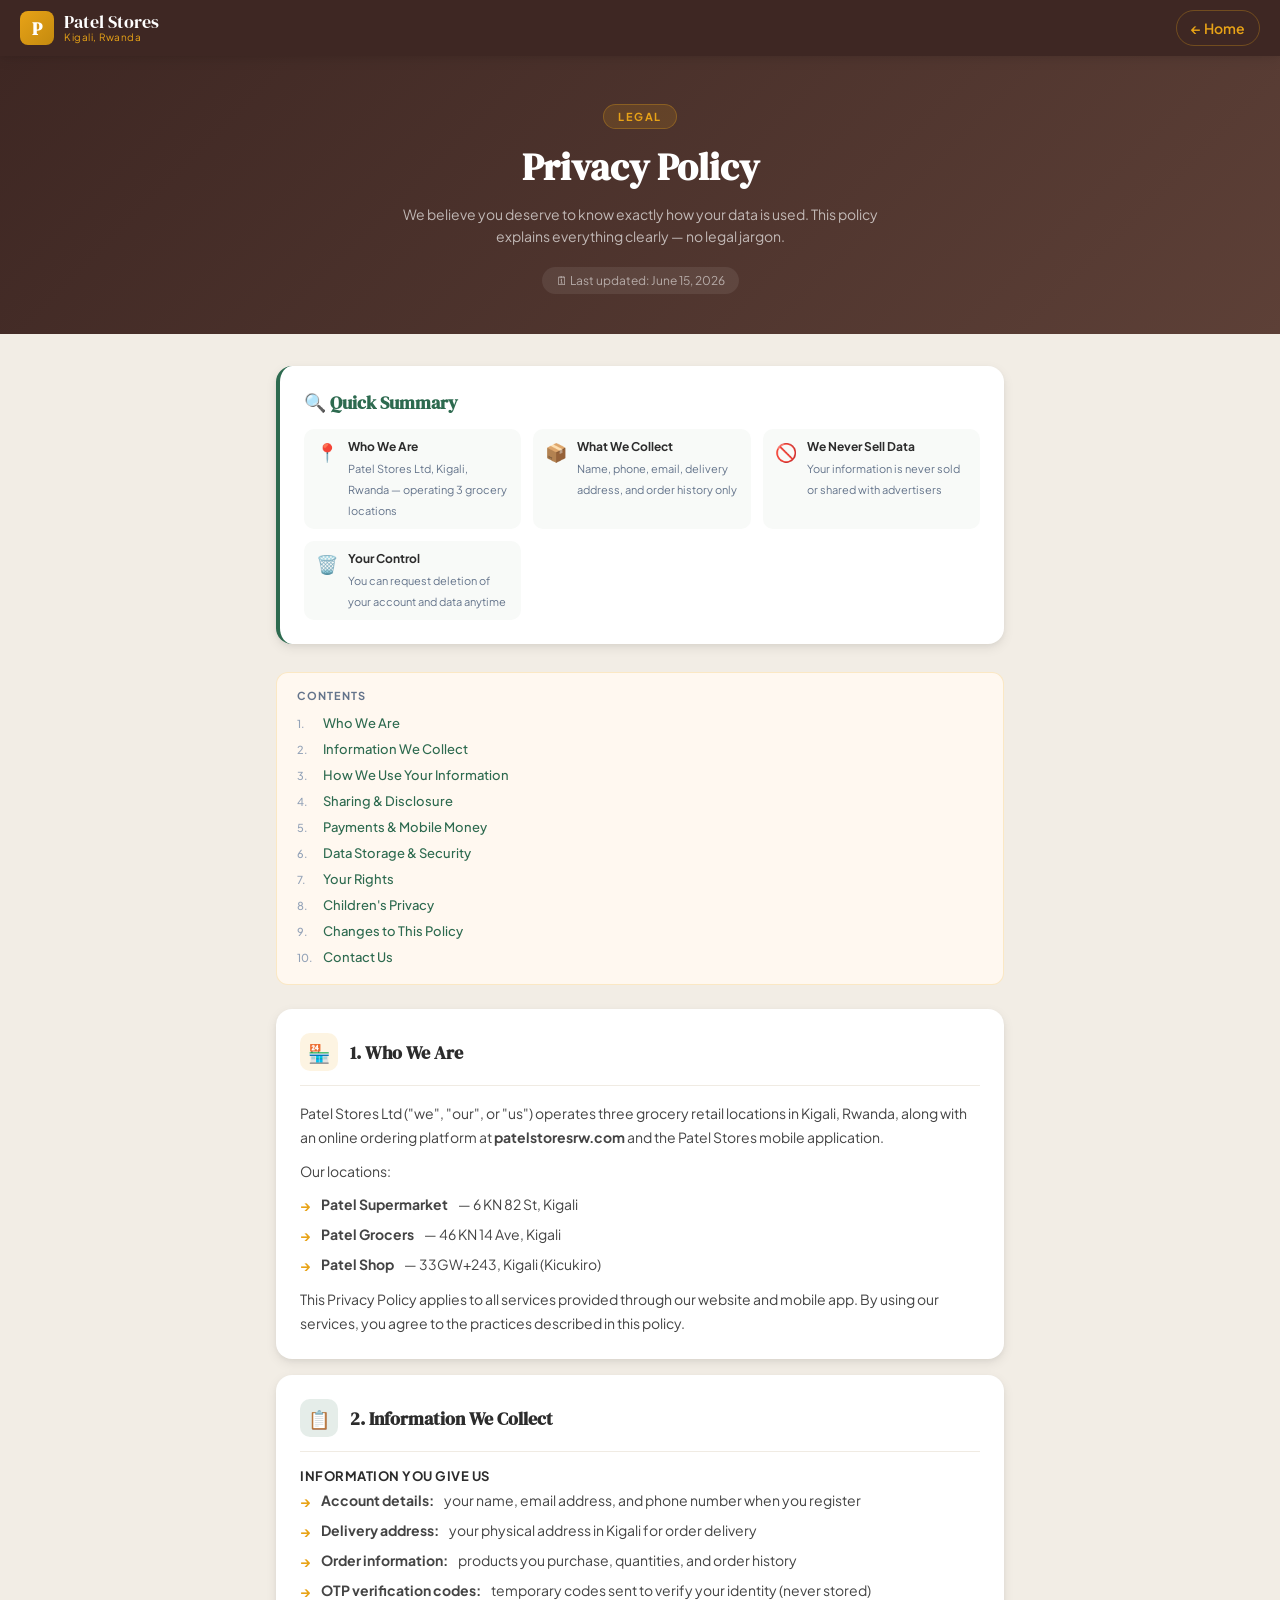
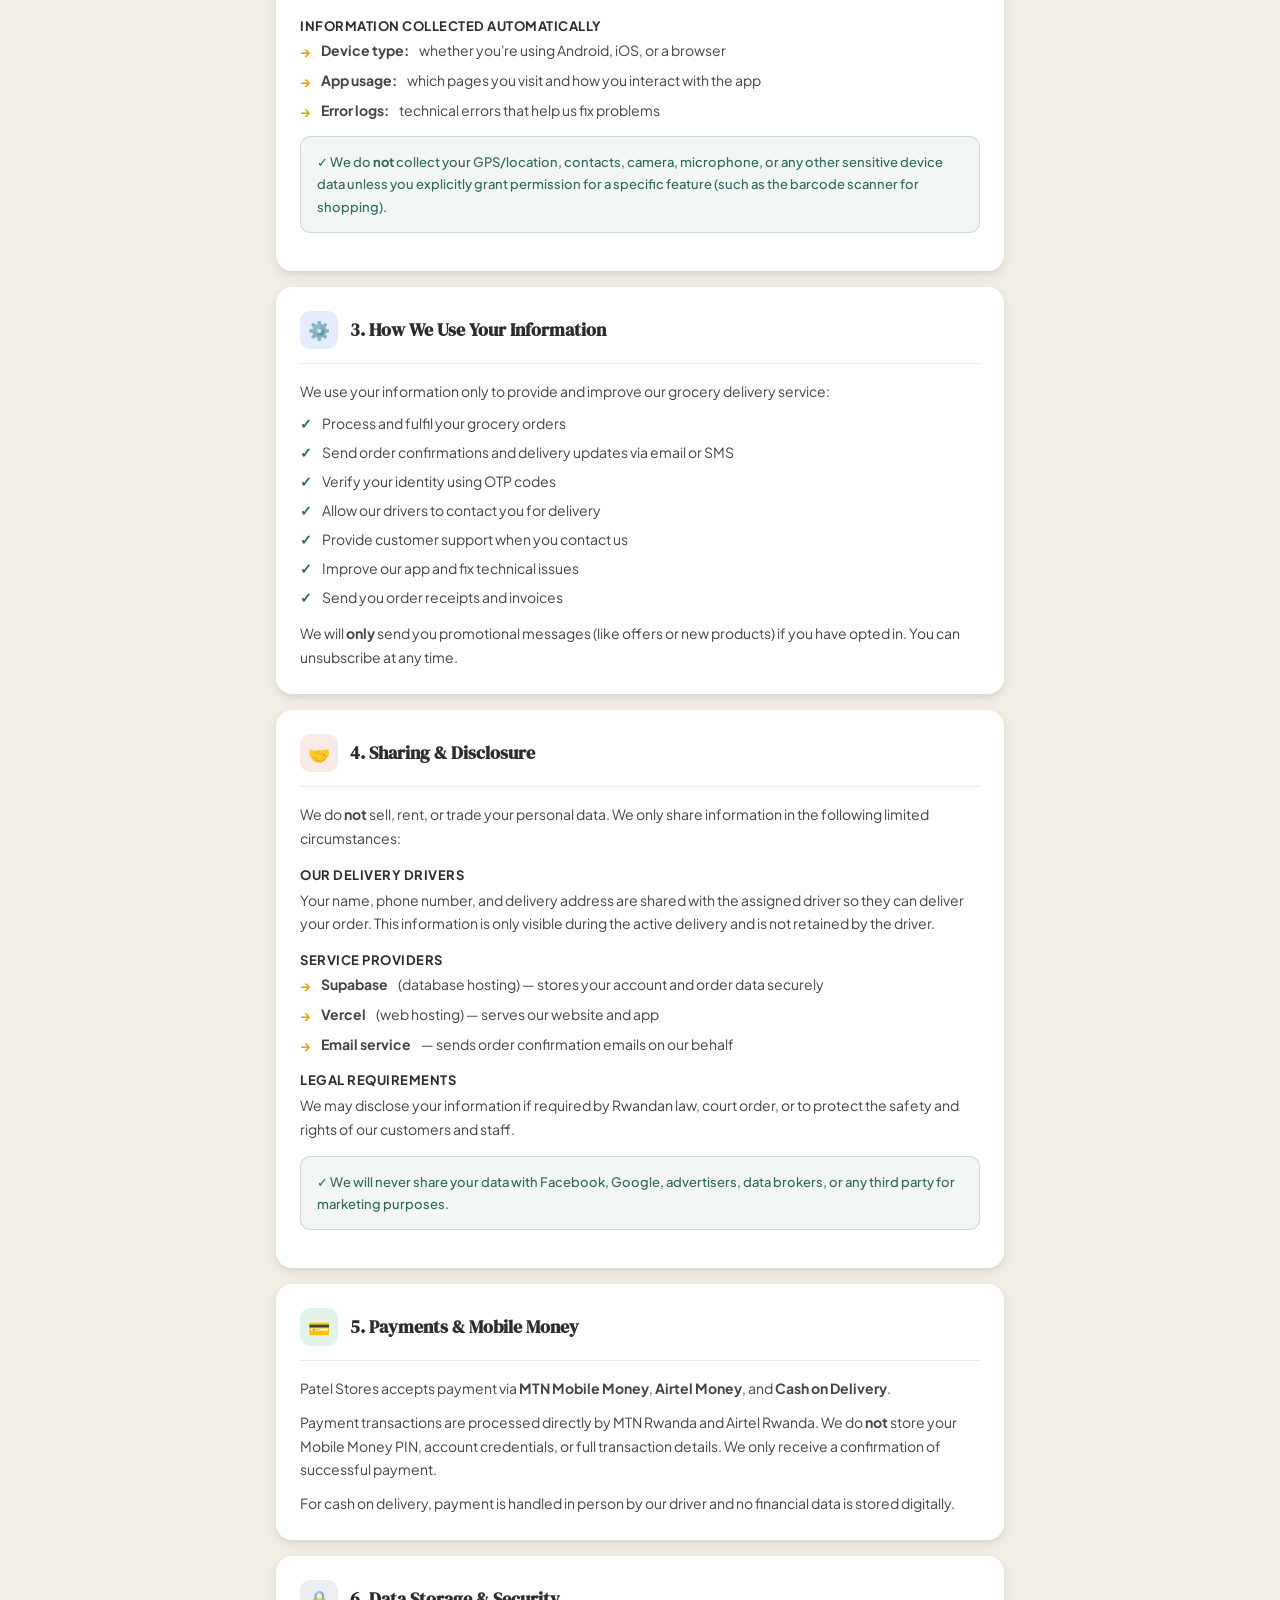
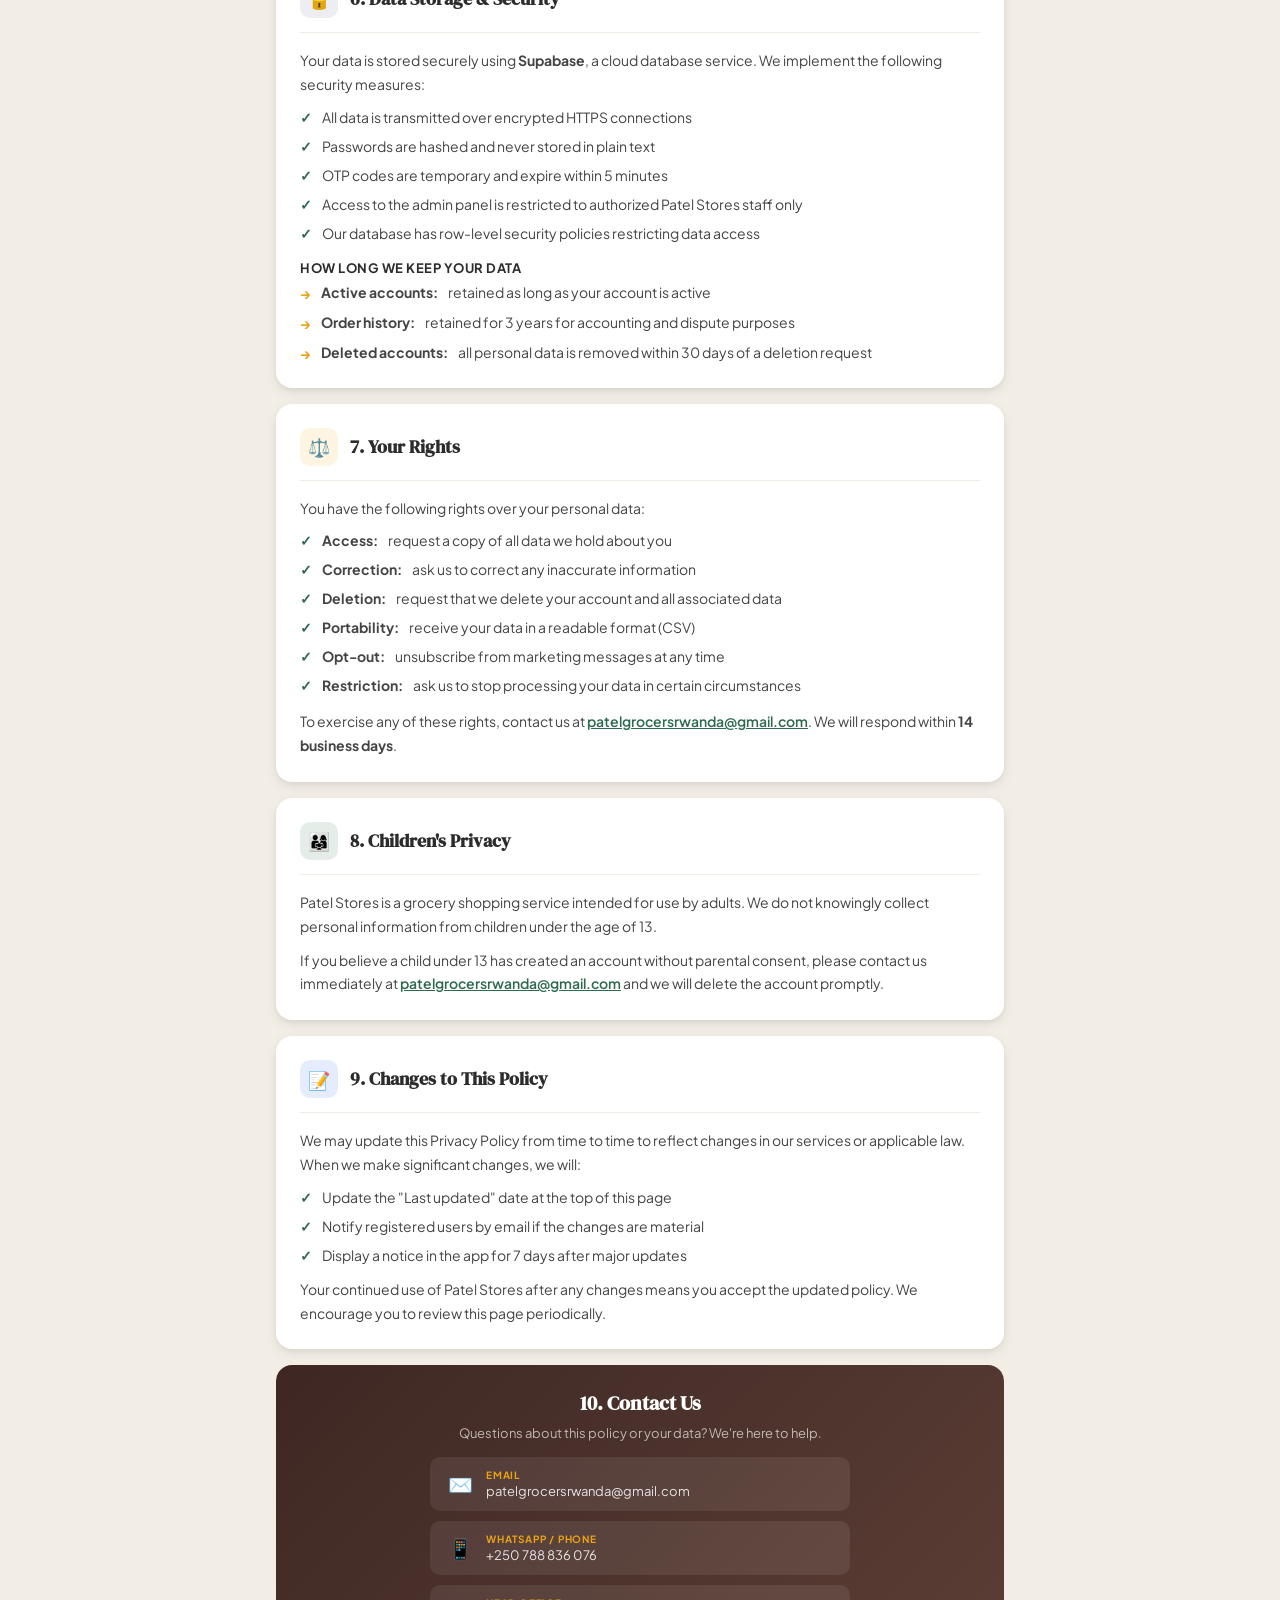
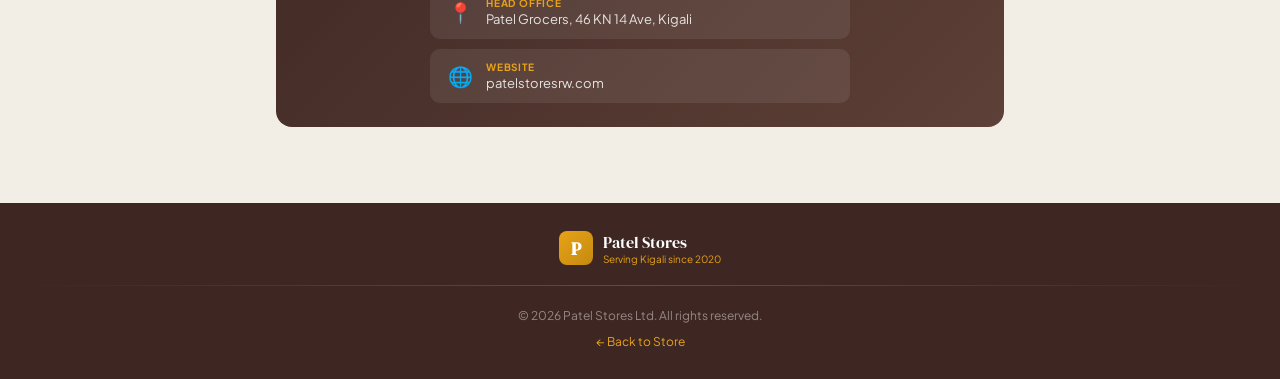
<file: privacy.html>
<!DOCTYPE html>
<html lang="en">
<head>
    <meta charset="UTF-8">
    <meta name="viewport" content="width=device-width, initial-scale=1.0, viewport-fit=cover">
    <title>Privacy Policy — Patel Stores</title>

    <!-- PWA Meta -->
    <meta name="theme-color" content="#E8A317">
    <meta name="description" content="Privacy Policy for Patel Stores — Kigali, Rwanda">
    <meta name="mobile-web-app-capable" content="yes">

    <!-- iOS PWA Meta -->
    <meta name="apple-mobile-web-app-capable" content="yes">
    <meta name="apple-mobile-web-app-status-bar-style" content="black-translucent">
    <meta name="apple-mobile-web-app-title" content="Patel Stores">
    <link rel="apple-touch-icon" href="icons/apple-touch-icon.png">
    <link rel="manifest" href="manifest.json">
    <link rel="icon" type="image/png" sizes="32x32" href="icons/icon-96x96.png">

    <link rel="preconnect" href="https://fonts.googleapis.com">
    <link href="https://fonts.googleapis.com/css2?family=DM+Serif+Display:ital@0;1&family=Plus+Jakarta+Sans:wght@300;400;500;600;700;800&display=swap" rel="stylesheet">

    <style>
        :root {
            --saffron: #E8A317;
            --saffron-dark: #C48A0F;
            --forest: #2D6A4F;
            --forest-light: #40916C;
            --cream: #FFF8F0;
            --coffee: #3E2723;
            --charcoal: #2C2C2C;
            --slate: #64748B;
            --light-slate: #94A3B8;
            --white: #FFFFFF;
            --font-display: 'DM Serif Display', serif;
            --font-body: 'Plus Jakarta Sans', sans-serif;
            --shadow-md: 0 4px 12px rgba(0,0,0,0.08), 0 2px 4px rgba(0,0,0,0.04);
        }

        *, *::before, *::after { box-sizing: border-box; margin: 0; padding: 0; }
        html { scroll-behavior: smooth; -webkit-text-size-adjust: 100%; }

        body {
            font-family: var(--font-body);
            background: #f2ede5;
            color: var(--charcoal);
            min-height: 100vh;
        }

        /* ── NAV ── */
        .nav {
            background: var(--coffee);
            padding: 0 20px;
            height: 56px;
            display: flex;
            align-items: center;
            justify-content: space-between;
            position: sticky;
            top: 0;
            z-index: 100;
            box-shadow: var(--shadow-md);
        }

        .nav-brand {
            display: flex;
            align-items: center;
            gap: 10px;
            text-decoration: none;
        }

        .logo-mark {
            width: 34px;
            height: 34px;
            background: linear-gradient(135deg, var(--saffron), var(--saffron-dark));
            border-radius: 8px;
            display: flex;
            align-items: center;
            justify-content: center;
            font-family: var(--font-display);
            font-size: 18px;
            color: var(--white);
            font-weight: 700;
            flex-shrink: 0;
        }

        .nav-name {
            font-family: var(--font-display);
            font-size: 18px;
            color: var(--white);
            line-height: 1;
        }

        .nav-sub {
            font-size: 10px;
            color: var(--saffron);
            letter-spacing: 0.5px;
        }

        .nav-back {
            display: flex;
            align-items: center;
            gap: 6px;
            color: var(--saffron);
            text-decoration: none;
            font-size: 14px;
            font-weight: 600;
            padding: 8px 14px;
            border-radius: 20px;
            border: 1px solid rgba(232,163,23,0.3);
            transition: background 0.2s;
        }

        .nav-back:hover { background: rgba(232,163,23,0.1); }

        /* ── HERO ── */
        .hero {
            background: linear-gradient(135deg, var(--coffee) 0%, #5D4037 100%);
            padding: 48px 20px 40px;
            text-align: center;
        }

        .hero-badge {
            display: inline-block;
            background: rgba(232,163,23,0.15);
            border: 1px solid rgba(232,163,23,0.3);
            color: var(--saffron);
            font-size: 11px;
            font-weight: 700;
            letter-spacing: 1.5px;
            text-transform: uppercase;
            padding: 5px 14px;
            border-radius: 20px;
            margin-bottom: 16px;
        }

        .hero h1 {
            font-family: var(--font-display);
            font-size: clamp(26px, 5vw, 38px);
            color: var(--white);
            margin-bottom: 12px;
            line-height: 1.2;
        }

        .hero p {
            color: rgba(255,255,255,0.65);
            font-size: 14px;
            max-width: 480px;
            margin: 0 auto 20px;
            line-height: 1.6;
        }

        .hero-meta {
            display: inline-flex;
            align-items: center;
            gap: 6px;
            background: rgba(255,255,255,0.08);
            padding: 6px 14px;
            border-radius: 20px;
            font-size: 12px;
            color: rgba(255,255,255,0.55);
        }

        /* ── MAIN CONTENT ── */
        .content-wrap {
            max-width: 760px;
            margin: 0 auto;
            padding: 32px 16px 60px;
        }

        /* ── QUICK SUMMARY CARD ── */
        .summary-card {
            background: var(--white);
            border-radius: 16px;
            padding: 24px;
            margin-bottom: 28px;
            box-shadow: var(--shadow-md);
            border-left: 4px solid var(--forest);
        }

        .summary-card h2 {
            font-family: var(--font-display);
            font-size: 18px;
            color: var(--forest);
            margin-bottom: 14px;
            display: flex;
            align-items: center;
            gap: 8px;
        }

        .summary-grid {
            display: grid;
            grid-template-columns: repeat(auto-fit, minmax(200px, 1fr));
            gap: 12px;
        }

        .summary-item {
            display: flex;
            align-items: flex-start;
            gap: 10px;
            padding: 10px 12px;
            background: #f8faf8;
            border-radius: 10px;
        }

        .summary-icon {
            font-size: 18px;
            flex-shrink: 0;
            margin-top: 1px;
        }

        .summary-item strong {
            display: block;
            font-size: 12px;
            font-weight: 700;
            color: var(--charcoal);
            margin-bottom: 2px;
        }

        .summary-item span {
            font-size: 11px;
            color: var(--slate);
            line-height: 1.4;
        }

        /* ── SECTIONS ── */
        .section {
            background: var(--white);
            border-radius: 16px;
            padding: 24px;
            margin-bottom: 16px;
            box-shadow: var(--shadow-md);
        }

        .section-header {
            display: flex;
            align-items: center;
            gap: 12px;
            margin-bottom: 16px;
            padding-bottom: 14px;
            border-bottom: 1px solid #f0ebe3;
        }

        .section-icon {
            width: 38px;
            height: 38px;
            border-radius: 10px;
            display: flex;
            align-items: center;
            justify-content: center;
            font-size: 18px;
            flex-shrink: 0;
        }

        .icon-saffron { background: rgba(232,163,23,0.12); }
        .icon-forest  { background: rgba(45,106,79,0.12); }
        .icon-terra   { background: rgba(193,81,46,0.12); }
        .icon-blue    { background: rgba(37,99,235,0.12); }
        .icon-slate   { background: rgba(100,116,139,0.12); }
        .icon-green   { background: rgba(22,163,74,0.12); }

        .section h2 {
            font-family: var(--font-display);
            font-size: 18px;
            color: var(--charcoal);
            line-height: 1.2;
        }

        .section h3 {
            font-size: 13px;
            font-weight: 700;
            color: var(--charcoal);
            margin: 16px 0 6px;
            text-transform: uppercase;
            letter-spacing: 0.5px;
        }

        .section p {
            font-size: 14px;
            color: #444;
            line-height: 1.7;
            margin-bottom: 10px;
        }

        .section p:last-child { margin-bottom: 0; }

        .data-list {
            list-style: none;
            display: flex;
            flex-direction: column;
            gap: 8px;
        }

        .data-list li {
            display: flex;
            align-items: flex-start;
            gap: 10px;
            font-size: 14px;
            color: #444;
            line-height: 1.5;
        }

        .data-list li::before {
            content: "→";
            color: var(--saffron);
            font-weight: 700;
            flex-shrink: 0;
            margin-top: 1px;
        }

        .check-list {
            list-style: none;
            display: flex;
            flex-direction: column;
            gap: 8px;
        }

        .check-list li {
            display: flex;
            align-items: flex-start;
            gap: 10px;
            font-size: 14px;
            color: #444;
            line-height: 1.5;
        }

        .check-list li::before {
            content: "✓";
            color: var(--forest);
            font-weight: 700;
            flex-shrink: 0;
        }

        /* ── HIGHLIGHT BOX ── */
        .highlight-box {
            background: rgba(45,106,79,0.06);
            border: 1px solid rgba(45,106,79,0.2);
            border-radius: 10px;
            padding: 14px 16px;
            margin: 14px 0;
        }

        .highlight-box p {
            font-size: 13px;
            color: var(--forest);
            margin: 0;
            font-weight: 500;
        }

        /* ── CONTACT CARD ── */
        .contact-card {
            background: linear-gradient(135deg, var(--coffee) 0%, #5D4037 100%);
            border-radius: 16px;
            padding: 24px;
            margin-bottom: 16px;
        }

        .contact-card h2 {
            font-family: var(--font-display);
            font-size: 20px;
            color: var(--white);
            margin-bottom: 8px;
            text-align: center;
        }

        .contact-card > p {
            font-size: 13px;
            color: rgba(255,255,255,0.65);
            margin-bottom: 16px;
            text-align: center;
        }

        .contact-methods {
            display: flex;
            flex-direction: column;
            gap: 10px;
            max-width: 420px;
            margin: 0 auto;
        }

        .contact-row {
            display: flex;
            align-items: center;
            gap: 12px;
            background: rgba(255,255,255,0.08);
            border-radius: 10px;
            padding: 12px 16px;
            text-align: left;
        }

        .contact-row span:first-child {
            font-size: 20px;
            flex-shrink: 0;
            width: 28px;
            text-align: center;
        }

        .contact-row-text {
            display: flex;
            flex-direction: column;
            gap: 2px;
            min-width: 0;
        }

        .contact-row-text strong {
            display: block;
            font-size: 10px;
            font-weight: 700;
            color: var(--saffron);
            text-transform: uppercase;
            letter-spacing: 0.8px;
        }

        .contact-row-text a,
        .contact-row-text span:last-child {
            font-size: 13px;
            color: rgba(255,255,255,0.85);
            text-decoration: none;
            word-break: break-all;
        }

        .contact-row-text a:hover { color: var(--saffron); }

        /* ── FOOTER ── */
        .page-footer {
            background: var(--coffee);
            padding: 28px 20px;
            text-align: center;
        }

        .footer-brand-row {
            display: flex;
            align-items: center;
            justify-content: center;
            gap: 10px;
            margin-bottom: 10px;
        }

        .page-footer p {
            font-size: 12px;
            color: rgba(255,255,255,0.45);
            line-height: 1.6;
        }

        .page-footer a {
            color: var(--saffron);
            text-decoration: none;
        }

        .divider {
            height: 1px;
            background: linear-gradient(90deg, transparent, rgba(232,163,23,0.3), transparent);
            margin: 20px 0;
        }

        /* ── TOC ── */
        .toc {
            background: var(--cream);
            border-radius: 12px;
            padding: 16px 20px;
            margin-bottom: 24px;
            border: 1px solid rgba(232,163,23,0.2);
        }

        .toc h3 {
            font-size: 11px;
            font-weight: 700;
            color: var(--slate);
            text-transform: uppercase;
            letter-spacing: 1px;
            margin-bottom: 10px;
        }

        .toc-list {
            list-style: none;
            display: flex;
            flex-direction: column;
            gap: 4px;
        }

        .toc-list li a {
            font-size: 13px;
            color: var(--forest);
            text-decoration: none;
            font-weight: 500;
            display: flex;
            align-items: center;
            gap: 8px;
            padding: 3px 0;
        }

        .toc-list li a:hover { color: var(--saffron-dark); }
        .toc-num { font-size: 11px; color: var(--light-slate); min-width: 18px; }

        @media (max-width: 480px) {
            .summary-grid { grid-template-columns: 1fr 1fr; }
            .hero { padding: 36px 16px 32px; }
        }
    </style>
</head>
<body>

    <!-- NAV -->
    <nav class="nav">
        <a href="index.html" class="nav-brand">
            <div class="logo-mark">P</div>
            <div>
                <div class="nav-name">Patel Stores</div>
                <div class="nav-sub">Kigali, Rwanda</div>
            </div>
        </a>
        <a href="index.html" class="nav-back">← Home</a>
    </nav>

    <!-- HERO -->
    <div class="hero">
        <div class="hero-badge">Legal</div>
        <h1>Privacy Policy</h1>
        <p>We believe you deserve to know exactly how your data is used. This policy explains everything clearly — no legal jargon.</p>
        <div class="hero-meta">🗓 Last updated: June 15, 2026</div>
    </div>

    <!-- CONTENT -->
    <div class="content-wrap">

        <!-- QUICK SUMMARY -->
        <div class="summary-card">
            <h2>🔍 Quick Summary</h2>
            <div class="summary-grid">
                <div class="summary-item">
                    <div class="summary-icon">📍</div>
                    <div>
                        <strong>Who We Are</strong>
                        <span>Patel Stores Ltd, Kigali, Rwanda — operating 3 grocery locations</span>
                    </div>
                </div>
                <div class="summary-item">
                    <div class="summary-icon">📦</div>
                    <div>
                        <strong>What We Collect</strong>
                        <span>Name, phone, email, delivery address, and order history only</span>
                    </div>
                </div>
                <div class="summary-item">
                    <div class="summary-icon">🚫</div>
                    <div>
                        <strong>We Never Sell Data</strong>
                        <span>Your information is never sold or shared with advertisers</span>
                    </div>
                </div>
                <div class="summary-item">
                    <div class="summary-icon">🗑️</div>
                    <div>
                        <strong>Your Control</strong>
                        <span>You can request deletion of your account and data anytime</span>
                    </div>
                </div>
            </div>
        </div>

        <!-- TABLE OF CONTENTS -->
        <div class="toc">
            <h3>Contents</h3>
            <ul class="toc-list">
                <li><a href="#who-we-are"><span class="toc-num">1.</span> Who We Are</a></li>
                <li><a href="#what-we-collect"><span class="toc-num">2.</span> Information We Collect</a></li>
                <li><a href="#how-we-use"><span class="toc-num">3.</span> How We Use Your Information</a></li>
                <li><a href="#sharing"><span class="toc-num">4.</span> Sharing &amp; Disclosure</a></li>
                <li><a href="#payments"><span class="toc-num">5.</span> Payments &amp; Mobile Money</a></li>
                <li><a href="#storage"><span class="toc-num">6.</span> Data Storage &amp; Security</a></li>
                <li><a href="#your-rights"><span class="toc-num">7.</span> Your Rights</a></li>
                <li><a href="#children"><span class="toc-num">8.</span> Children's Privacy</a></li>
                <li><a href="#changes"><span class="toc-num">9.</span> Changes to This Policy</a></li>
                <li><a href="#contact"><span class="toc-num">10.</span> Contact Us</a></li>
            </ul>
        </div>

        <!-- 1. WHO WE ARE -->
        <div class="section" id="who-we-are">
            <div class="section-header">
                <div class="section-icon icon-saffron">🏪</div>
                <h2>1. Who We Are</h2>
            </div>
            <p>Patel Stores Ltd ("we", "our", or "us") operates three grocery retail locations in Kigali, Rwanda, along with an online ordering platform at <strong>patelstoresrw.com</strong> and the Patel Stores mobile application.</p>
            <p>Our locations:</p>
            <ul class="data-list">
                <li><strong>Patel Supermarket</strong> — 6 KN 82 St, Kigali</li>
                <li><strong>Patel Grocers</strong> — 46 KN 14 Ave, Kigali</li>
                <li><strong>Patel Shop</strong> — 33GW+243, Kigali (Kicukiro)</li>
            </ul>
            <p style="margin-top:12px;">This Privacy Policy applies to all services provided through our website and mobile app. By using our services, you agree to the practices described in this policy.</p>
        </div>

        <!-- 2. WHAT WE COLLECT -->
        <div class="section" id="what-we-collect">
            <div class="section-header">
                <div class="section-icon icon-forest">📋</div>
                <h2>2. Information We Collect</h2>
            </div>

            <h3>Information You Give Us</h3>
            <ul class="data-list">
                <li><strong>Account details:</strong> your name, email address, and phone number when you register</li>
                <li><strong>Delivery address:</strong> your physical address in Kigali for order delivery</li>
                <li><strong>Order information:</strong> products you purchase, quantities, and order history</li>
                <li><strong>OTP verification codes:</strong> temporary codes sent to verify your identity (never stored)</li>
            </ul>

            <h3>Information Collected Automatically</h3>
            <ul class="data-list">
                <li><strong>Device type:</strong> whether you're using Android, iOS, or a browser</li>
                <li><strong>App usage:</strong> which pages you visit and how you interact with the app</li>
                <li><strong>Error logs:</strong> technical errors that help us fix problems</li>
            </ul>

            <div class="highlight-box">
                <p>✓ We do <strong>not</strong> collect your GPS/location, contacts, camera, microphone, or any other sensitive device data unless you explicitly grant permission for a specific feature (such as the barcode scanner for shopping).</p>
            </div>
        </div>

        <!-- 3. HOW WE USE -->
        <div class="section" id="how-we-use">
            <div class="section-header">
                <div class="section-icon icon-blue">⚙️</div>
                <h2>3. How We Use Your Information</h2>
            </div>
            <p>We use your information only to provide and improve our grocery delivery service:</p>
            <ul class="check-list">
                <li>Process and fulfil your grocery orders</li>
                <li>Send order confirmations and delivery updates via email or SMS</li>
                <li>Verify your identity using OTP codes</li>
                <li>Allow our drivers to contact you for delivery</li>
                <li>Provide customer support when you contact us</li>
                <li>Improve our app and fix technical issues</li>
                <li>Send you order receipts and invoices</li>
            </ul>
            <p style="margin-top:14px;">We will <strong>only</strong> send you promotional messages (like offers or new products) if you have opted in. You can unsubscribe at any time.</p>
        </div>

        <!-- 4. SHARING -->
        <div class="section" id="sharing">
            <div class="section-header">
                <div class="section-icon icon-terra">🤝</div>
                <h2>4. Sharing &amp; Disclosure</h2>
            </div>
            <p>We do <strong>not</strong> sell, rent, or trade your personal data. We only share information in the following limited circumstances:</p>

            <h3>Our Delivery Drivers</h3>
            <p>Your name, phone number, and delivery address are shared with the assigned driver so they can deliver your order. This information is only visible during the active delivery and is not retained by the driver.</p>

            <h3>Service Providers</h3>
            <ul class="data-list">
                <li><strong>Supabase</strong> (database hosting) — stores your account and order data securely</li>
                <li><strong>Vercel</strong> (web hosting) — serves our website and app</li>
                <li><strong>Email service</strong> — sends order confirmation emails on our behalf</li>
            </ul>

            <h3>Legal Requirements</h3>
            <p>We may disclose your information if required by Rwandan law, court order, or to protect the safety and rights of our customers and staff.</p>

            <div class="highlight-box">
                <p>✓ We will never share your data with Facebook, Google, advertisers, data brokers, or any third party for marketing purposes.</p>
            </div>
        </div>

        <!-- 5. PAYMENTS -->
        <div class="section" id="payments">
            <div class="section-header">
                <div class="section-icon icon-green">💳</div>
                <h2>5. Payments &amp; Mobile Money</h2>
            </div>
            <p>Patel Stores accepts payment via <strong>MTN Mobile Money</strong>, <strong>Airtel Money</strong>, and <strong>Cash on Delivery</strong>.</p>
            <p>Payment transactions are processed directly by MTN Rwanda and Airtel Rwanda. We do <strong>not</strong> store your Mobile Money PIN, account credentials, or full transaction details. We only receive a confirmation of successful payment.</p>
            <p>For cash on delivery, payment is handled in person by our driver and no financial data is stored digitally.</p>
        </div>

        <!-- 6. STORAGE -->
        <div class="section" id="storage">
            <div class="section-header">
                <div class="section-icon icon-slate">🔒</div>
                <h2>6. Data Storage &amp; Security</h2>
            </div>
            <p>Your data is stored securely using <strong>Supabase</strong>, a cloud database service. We implement the following security measures:</p>
            <ul class="check-list">
                <li>All data is transmitted over encrypted HTTPS connections</li>
                <li>Passwords are hashed and never stored in plain text</li>
                <li>OTP codes are temporary and expire within 5 minutes</li>
                <li>Access to the admin panel is restricted to authorized Patel Stores staff only</li>
                <li>Our database has row-level security policies restricting data access</li>
            </ul>

            <h3>How Long We Keep Your Data</h3>
            <ul class="data-list">
                <li><strong>Active accounts:</strong> retained as long as your account is active</li>
                <li><strong>Order history:</strong> retained for 3 years for accounting and dispute purposes</li>
                <li><strong>Deleted accounts:</strong> all personal data is removed within 30 days of a deletion request</li>
            </ul>
        </div>

        <!-- 7. YOUR RIGHTS -->
        <div class="section" id="your-rights">
            <div class="section-header">
                <div class="section-icon icon-saffron">⚖️</div>
                <h2>7. Your Rights</h2>
            </div>
            <p>You have the following rights over your personal data:</p>
            <ul class="check-list">
                <li><strong>Access:</strong> request a copy of all data we hold about you</li>
                <li><strong>Correction:</strong> ask us to correct any inaccurate information</li>
                <li><strong>Deletion:</strong> request that we delete your account and all associated data</li>
                <li><strong>Portability:</strong> receive your data in a readable format (CSV)</li>
                <li><strong>Opt-out:</strong> unsubscribe from marketing messages at any time</li>
                <li><strong>Restriction:</strong> ask us to stop processing your data in certain circumstances</li>
            </ul>
            <p style="margin-top:14px;">To exercise any of these rights, contact us at <a href="mailto:patelgrocersrwanda@gmail.com" style="color:var(--forest);font-weight:600;">patelgrocersrwanda@gmail.com</a>. We will respond within <strong>14 business days</strong>.</p>
        </div>

        <!-- 8. CHILDREN -->
        <div class="section" id="children">
            <div class="section-header">
                <div class="section-icon icon-forest">👨‍👩‍👧</div>
                <h2>8. Children's Privacy</h2>
            </div>
            <p>Patel Stores is a grocery shopping service intended for use by adults. We do not knowingly collect personal information from children under the age of 13.</p>
            <p>If you believe a child under 13 has created an account without parental consent, please contact us immediately at <a href="mailto:patelgrocersrwanda@gmail.com" style="color:var(--forest);font-weight:600;">patelgrocersrwanda@gmail.com</a> and we will delete the account promptly.</p>
        </div>

        <!-- 9. CHANGES -->
        <div class="section" id="changes">
            <div class="section-header">
                <div class="section-icon icon-blue">📝</div>
                <h2>9. Changes to This Policy</h2>
            </div>
            <p>We may update this Privacy Policy from time to time to reflect changes in our services or applicable law. When we make significant changes, we will:</p>
            <ul class="check-list">
                <li>Update the "Last updated" date at the top of this page</li>
                <li>Notify registered users by email if the changes are material</li>
                <li>Display a notice in the app for 7 days after major updates</li>
            </ul>
            <p style="margin-top:12px;">Your continued use of Patel Stores after any changes means you accept the updated policy. We encourage you to review this page periodically.</p>
        </div>

        <!-- 10. CONTACT -->
        <div class="contact-card" id="contact">
            <h2>10. Contact Us</h2>
            <p>Questions about this policy or your data? We're here to help.</p>
            <div class="contact-methods">
                <div class="contact-row">
                    <span>✉️</span>
                    <div class="contact-row-text">
                        <strong>Email</strong>
                        <a href="mailto:patelgrocersrwanda@gmail.com">patelgrocersrwanda@gmail.com</a>
                    </div>
                </div>
                <div class="contact-row">
                    <span>📱</span>
                    <div class="contact-row-text">
                        <strong>WhatsApp / Phone</strong>
                        <span>+250 788 836 076</span>
                    </div>
                </div>
                <div class="contact-row">
                    <span>📍</span>
                    <div class="contact-row-text">
                        <strong>Head Office</strong>
                        <span>Patel Grocers, 46 KN 14 Ave, Kigali</span>
                    </div>
                </div>
                <div class="contact-row">
                    <span>🌐</span>
                    <div class="contact-row-text">
                        <strong>Website</strong>
                        <a href="https://patelstoresrw.com" style="text-align:left;">patelstoresrw.com</a>
                    </div>
                </div>
            </div>
        </div>

    </div>

    <!-- FOOTER -->
    <footer class="page-footer">
        <div class="footer-brand-row">
            <div class="logo-mark">P</div>
            <div style="text-align:left">
                <div style="font-family:'DM Serif Display',serif;font-size:16px;color:#fff">Patel Stores</div>
                <div style="font-size:10px;color:#E8A317;">Serving Kigali since 2020</div>
            </div>
        </div>
        <div class="divider"></div>
        <p>&copy; 2026 Patel Stores Ltd. All rights reserved.</p>
        <p style="margin-top:6px;"><a href="index.html">← Back to Store</a></p>
    </footer>

</body>
</html>
</file>
